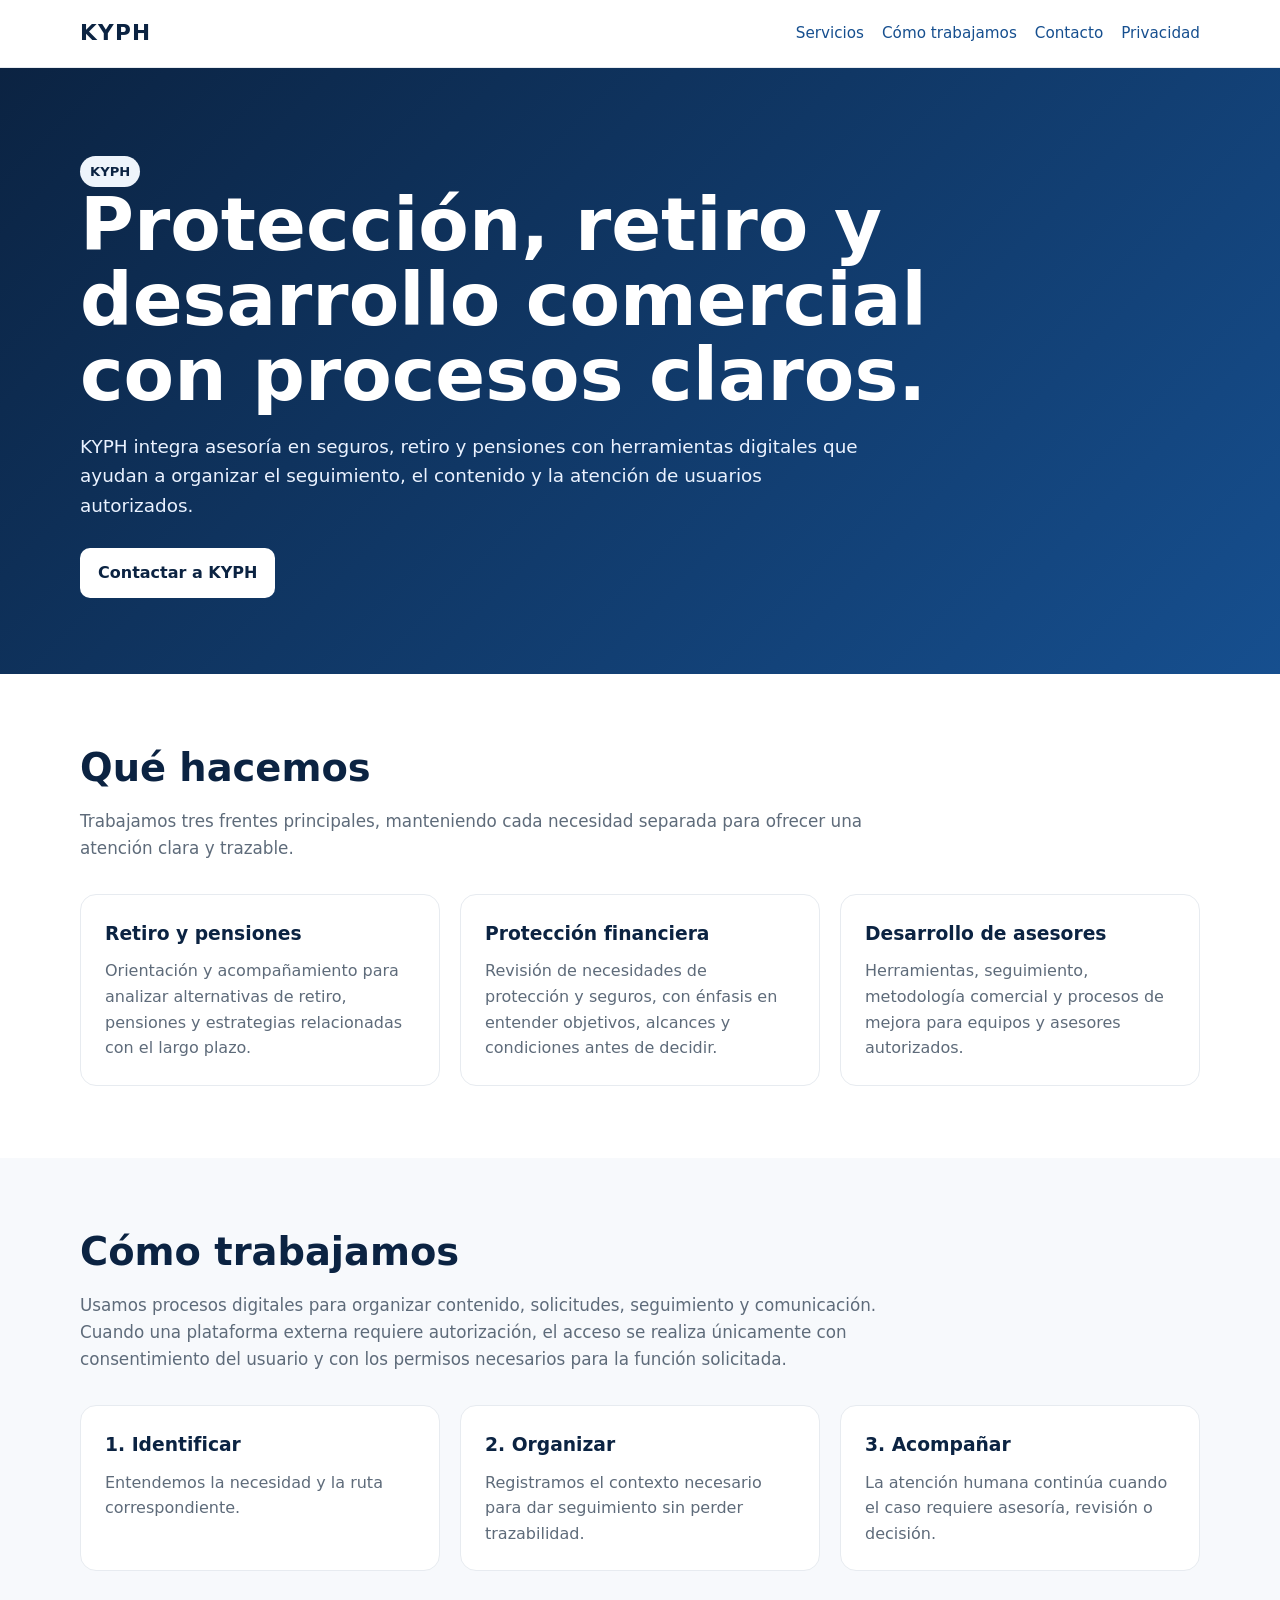
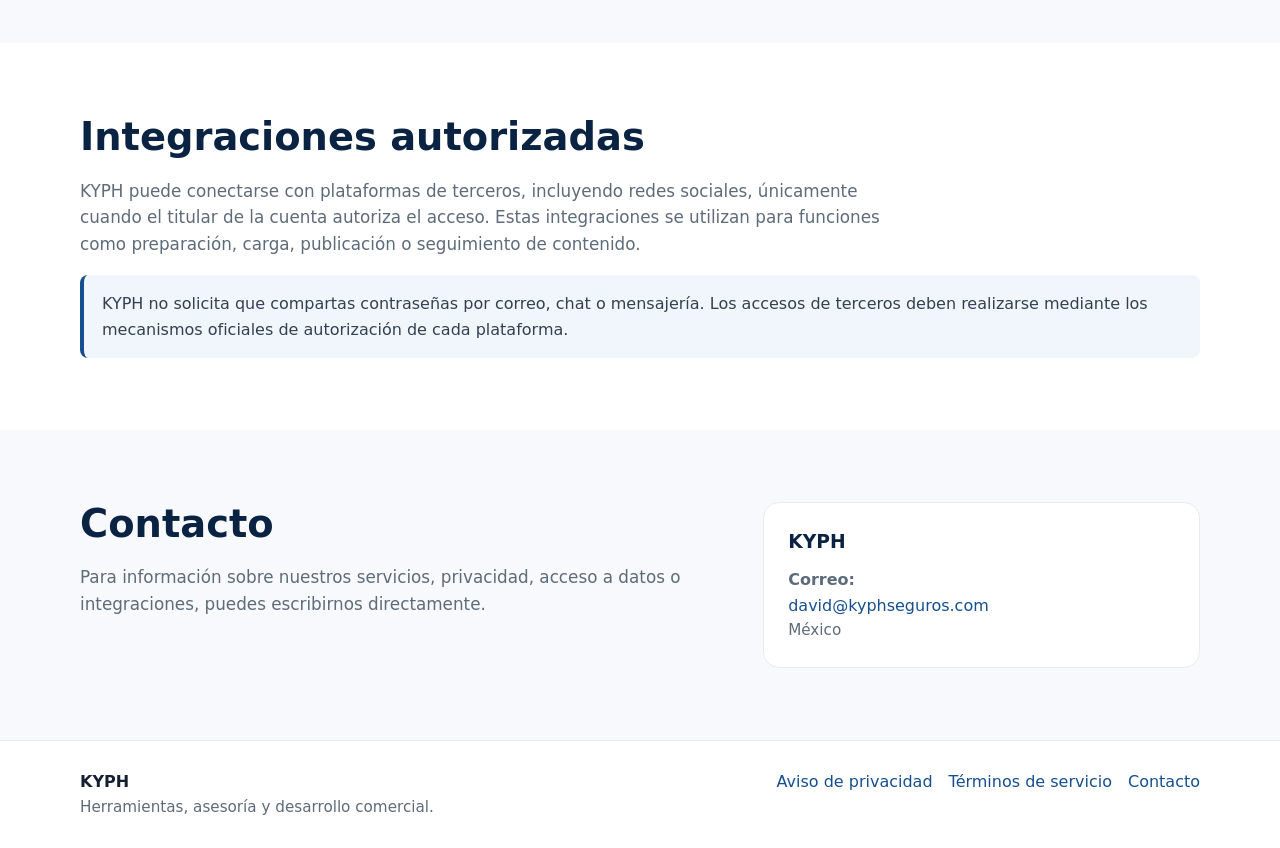
<file: index.html>
<!doctype html>
<html lang="es">
<head>
  <meta charset="utf-8">
  <meta name="viewport" content="width=device-width,initial-scale=1">
  <title>KYPH | Seguros, retiro y desarrollo comercial</title>
  <meta name="description" content="KYPH integra asesoría en protección, retiro y pensiones con herramientas digitales y desarrollo de asesores.">
  <link rel="stylesheet" href="/assets/styles.css">
</head>
<body>
<header>
  <div class="container nav">
    <a class="brand" href="/">KYPH</a>
    <nav class="navlinks" aria-label="Navegación principal">
      <a href="/#servicios">Servicios</a>
      <a href="/#como-funciona">Cómo trabajamos</a>
      <a href="/#contacto">Contacto</a>
      <a href="/aviso-de-privacidad.html">Privacidad</a>
    </nav>
  </div>
</header>
<main>
  <section class="hero">
    <div class="container">
      <span class="badge">KYPH</span>
      <h1>Protección, retiro y desarrollo comercial con procesos claros.</h1>
      <p>KYPH integra asesoría en seguros, retiro y pensiones con herramientas digitales que ayudan a organizar el seguimiento, el contenido y la atención de usuarios autorizados.</p>
      <a class="cta" href="#contacto">Contactar a KYPH</a>
    </div>
  </section>

  <section id="servicios">
    <div class="container">
      <h2>Qué hacemos</h2>
      <p class="lead">Trabajamos tres frentes principales, manteniendo cada necesidad separada para ofrecer una atención clara y trazable.</p>
      <div class="grid">
        <article class="card">
          <h3>Retiro y pensiones</h3>
          <p>Orientación y acompañamiento para analizar alternativas de retiro, pensiones y estrategias relacionadas con el largo plazo.</p>
        </article>
        <article class="card">
          <h3>Protección financiera</h3>
          <p>Revisión de necesidades de protección y seguros, con énfasis en entender objetivos, alcances y condiciones antes de decidir.</p>
        </article>
        <article class="card">
          <h3>Desarrollo de asesores</h3>
          <p>Herramientas, seguimiento, metodología comercial y procesos de mejora para equipos y asesores autorizados.</p>
        </article>
      </div>
    </div>
  </section>

  <section id="como-funciona" class="alt">
    <div class="container">
      <h2>Cómo trabajamos</h2>
      <p class="lead">Usamos procesos digitales para organizar contenido, solicitudes, seguimiento y comunicación. Cuando una plataforma externa requiere autorización, el acceso se realiza únicamente con consentimiento del usuario y con los permisos necesarios para la función solicitada.</p>
      <div class="grid">
        <div class="card"><h3>1. Identificar</h3><p>Entendemos la necesidad y la ruta correspondiente.</p></div>
        <div class="card"><h3>2. Organizar</h3><p>Registramos el contexto necesario para dar seguimiento sin perder trazabilidad.</p></div>
        <div class="card"><h3>3. Acompañar</h3><p>La atención humana continúa cuando el caso requiere asesoría, revisión o decisión.</p></div>
      </div>
    </div>
  </section>

  <section id="integraciones">
    <div class="container">
      <h2>Integraciones autorizadas</h2>
      <p class="lead">KYPH puede conectarse con plataformas de terceros, incluyendo redes sociales, únicamente cuando el titular de la cuenta autoriza el acceso. Estas integraciones se utilizan para funciones como preparación, carga, publicación o seguimiento de contenido.</p>
      <div class="notice">
        KYPH no solicita que compartas contraseñas por correo, chat o mensajería. Los accesos de terceros deben realizarse mediante los mecanismos oficiales de autorización de cada plataforma.
      </div>
    </div>
  </section>

  <section id="contacto" class="alt">
    <div class="container contact">
      <div>
        <h2>Contacto</h2>
        <p class="lead">Para información sobre nuestros servicios, privacidad, acceso a datos o integraciones, puedes escribirnos directamente.</p>
      </div>
      <div class="card">
        <h3>KYPH</h3>
        <p><strong>Correo:</strong><br><a href="mailto:david@kyphseguros.com">david@kyphseguros.com</a></p>
        <p class="meta">México</p>
      </div>
    </div>
  </section>
</main>
<footer>
  <div class="container footer">
    <div>
      <strong>KYPH</strong><br>
      <span class="meta">Herramientas, asesoría y desarrollo comercial.</span>
    </div>
    <div class="footer-links">
      <a href="/aviso-de-privacidad.html">Aviso de privacidad</a>
      <a href="/terminos-de-servicio.html">Términos de servicio</a>
      <a href="mailto:david@kyphseguros.com">Contacto</a>
    </div>
  </div>
</footer>
</body>
</html>
</file>
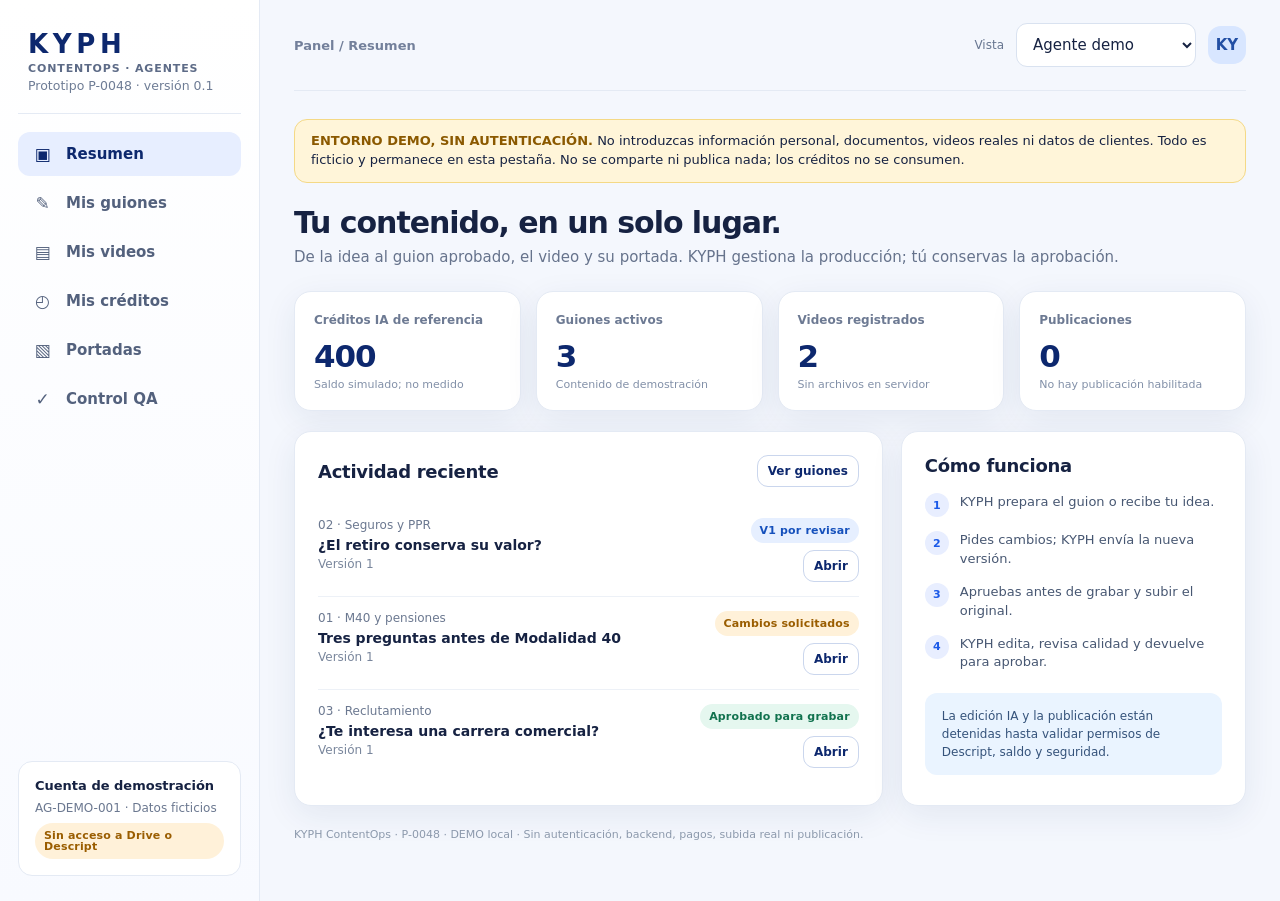
<file: contentops-demo/index.html>
<!doctype html>
<html lang="es">
<head>
<meta charset="utf-8">
<meta name="viewport" content="width=device-width,initial-scale=1">
<meta name="theme-color" content="#0c2768">
<title>KYPH ContentOps — Prototipo privado</title>
<style>
:root{--navy:#0d286e;--blue:#1c5ae8;--mint:#dafe63;--ink:#162242;--muted:#6b7890;--line:#e4eaf4;--surface:#fff;--bg:#f4f7fd;--amber:#fff3d2;--success:#157558;--radius:17px;--shadow:0 9px 33px rgba(25,52,103,.08)}
*{box-sizing:border-box}html{font-family:Inter,ui-sans-serif,system-ui,-apple-system,BlinkMacSystemFont,'Segoe UI',sans-serif;font-size:15px;color:var(--ink)}body{margin:0;background:var(--bg)}button,input,textarea,select{font:inherit}button{cursor:pointer}button:focus-visible,input:focus-visible,textarea:focus-visible,select:focus-visible{outline:3px solid #f0b629;outline-offset:2px}a{color:var(--blue)}.layout{display:grid;grid-template-columns:260px minmax(0,1fr);min-height:100vh}.sidebar{background:linear-gradient(180deg,#fff 0%,#f8faff 100%);border-right:1px solid var(--line);padding:25px 18px;display:flex;flex-direction:column;gap:18px}.brand{display:flex;flex-direction:column;gap:3px;padding:4px 10px 20px;border-bottom:1px solid var(--line)}.brand .word{font-weight:900;letter-spacing:.18em;font-size:26px;color:var(--navy)}.brand .sub{letter-spacing:.08em;font-weight:750;font-size:11px;color:#5d6b87}.brand small{color:#6e7c95}.nav{display:flex;flex-direction:column;gap:5px}.nav button{padding:12px 13px;border:0;background:transparent;border-radius:12px;color:#53617d;text-align:left;display:flex;align-items:center;gap:12px;font-weight:670}.nav button.active{background:#e7eeff;color:var(--navy)}.nav button:hover:not(.active){background:#f1f4fb}.nav .ico{width:23px;text-align:center;font-size:17px}.sidebar-foot{margin-top:auto;display:flex;flex-direction:column;gap:8px;padding:16px;border:1px solid var(--line);border-radius:14px;background:white}.sidebar-foot strong{font-size:13px}.muted{color:var(--muted)}.small{font-size:12px}.main{min-width:0;padding:0 34px 38px}.topbar{padding:23px 0;display:flex;justify-content:space-between;align-items:center;gap:16px;border-bottom:1px solid var(--line)}.heading{font-size:13px;color:#73809b;font-weight:600}.top-controls{display:flex;gap:12px;align-items:center}.role-label{font-size:12px;color:#677691}.select,select,input[type=text],textarea{border:1px solid #d9e2f0;background:#fff;border-radius:11px;padding:11px 12px;color:var(--ink);width:100%}.top-controls select{width:180px}.avatar{width:38px;height:38px;border-radius:13px;display:grid;place-items:center;font-weight:800;background:#d8e6ff;color:#224fa4}.body{max-width:1320px;margin:0 auto;padding-top:28px}.title{font-size:30px;font-weight:820;letter-spacing:-.035em;margin:0 0 6px}.subtitle{color:#66738c;line-height:1.5;margin:0 0 23px}.alert{padding:12px 16px;background:#fff5d9;border:1px solid #f4d986;border-radius:13px;margin-bottom:22px;font-size:13px;line-height:1.45}.alert b{color:#8b5900}.stats{display:grid;grid-template-columns:repeat(4,minmax(0,1fr));gap:15px;margin-bottom:20px}.stat,.card{background:white;border:1px solid var(--line);border-radius:var(--radius);box-shadow:var(--shadow)}.stat{padding:18px 19px}.stat strong{font-size:31px;letter-spacing:-.035em;display:block;margin-top:10px;color:var(--navy)}.stat span{font-size:12px;color:#6d7a93;font-weight:650}.stat small{font-size:11px;color:#8290a8}.grid2{display:grid;grid-template-columns:minmax(0,1.45fr) minmax(290px,.85fr);gap:18px}.card{padding:23px}.section-row{display:flex;align-items:center;justify-content:space-between;gap:12px;margin-bottom:17px}.section-row h2{margin:0;font-size:18px;letter-spacing:-.015em}.button{background:var(--navy);color:#fff;border:1px solid var(--navy);padding:10px 15px;border-radius:11px;font-weight:720;white-space:nowrap}.button:hover{background:#1b4dc8}.button.alt{background:white;color:var(--navy);border-color:#cad6ed}.button.alt:hover{background:#f2f6fd}.button.light{background:var(--mint);border-color:var(--mint);color:#152b63}.button.ghost{background:transparent;border-color:transparent;color:var(--blue)}.button:disabled{cursor:not-allowed;opacity:.52}.button.small{font-size:12px;padding:8px 10px}.pills{display:flex;gap:7px;flex-wrap:wrap;align-items:center}.pill{font-size:11px;line-height:1;padding:7px 9px;border-radius:30px;background:#edf1f9;color:#687899;font-weight:780;letter-spacing:.015em}.pill.blue{background:#e6efff;color:#1550bc}.pill.amber{background:#fff1d9;color:#9a5d00}.pill.green{background:#e5f7ef;color:#11724e}.pill.pink{background:#fceaf4;color:#a63679}.item{padding:14px 0;border-bottom:1px solid #edf1f7;display:flex;justify-content:space-between;gap:15px;align-items:flex-start}.item:last-child{border-bottom:0}.item h3{font-size:14px;margin:5px 0 4px}.item p{font-size:12px;color:#79869c;margin:3px 0}.item .actions{display:flex;flex-direction:column;gap:7px;align-items:end;min-width:130px}.row{display:flex;gap:10px;align-items:center;flex-wrap:wrap}.progress{height:11px;border-radius:15px;background:#e9eef7;overflow:hidden}.progress>div{height:100%;background:linear-gradient(90deg,#2157f5,#21b8c2);border-radius:15px}.balance{font-size:34px;font-weight:850;color:var(--navy);margin:2px 0}.steps{display:grid;gap:14px;counter-reset:s}.step{display:flex;gap:11px;align-items:flex-start}.step b{display:grid;place-items:center;min-width:24px;width:24px;height:24px;border-radius:50%;background:#e8eeff;color:var(--blue);font-size:11px}.step span{font-size:13px;color:#475772;line-height:1.45}.segmented{display:flex;gap:8px;flex-wrap:wrap;margin:0 0 17px}.segmented button{border:1px solid #dfe6f2;background:#fff;padding:8px 14px;border-radius:9px;color:#5f7091;font-size:12px;font-weight:700}.segmented button.active{border-color:var(--blue);color:var(--blue);background:#eaf1ff}.panel{display:none}.panel.active{display:block}.form-grid{display:grid;grid-template-columns:repeat(2,minmax(0,1fr));gap:13px}.field{display:flex;flex-direction:column;gap:6px;margin-bottom:13px}.field label{font-size:12px;font-weight:750;color:#475773}.field textarea{min-height:88px;resize:vertical}.editor{background:#f8faff;border-radius:13px;border:1px solid #e2e9f5;padding:17px;line-height:1.6;white-space:pre-line;font-size:14px;margin-top:12px}.columns{display:grid;grid-template-columns:minmax(0,1.45fr) minmax(290px,1fr);gap:18px}.empty{color:#8490a5;padding:25px;text-align:center;font-size:13px}.flow{display:flex;gap:5px;flex-wrap:wrap;align-items:center;font-size:12px}.flow .dot{padding:7px 9px;border-radius:9px;background:#edf3fc;color:#537094;font-weight:740}.flow .dot.done{background:#e3f6ef;color:#18805b}.flow .arrow{color:#91a0bd}.guide{line-height:1.65;color:#52617b;font-size:14px}.cover-gallery{display:grid;grid-template-columns:repeat(3,minmax(0,1fr));gap:15px}.cover{aspect-ratio:9/16;border-radius:17px;padding:14% 8% 11%;color:#fff;display:flex;flex-direction:column;gap:13px;justify-content:center;position:relative;overflow:hidden;text-align:left;min-height:220px}.cover::before{content:'';position:absolute;border-radius:80px;background:rgba(255,255,255,.14);width:60%;height:12%;transform:rotate(-23deg);top:17%;right:-10%}.cover b{font-size:clamp(17px,2.4vw,32px);line-height:1.03;letter-spacing:-.025em;position:relative}.cover .strip{padding:7px 10px;border-radius:7px;display:inline-block;width:fit-content;color:#10246a;font-size:11px;font-weight:800;position:relative}.cover small{font-weight:800;letter-spacing:.09em;font-size:10px;position:relative}.cover p{line-height:1.5;font-size:11px;position:relative}.cover-one{background:#1559e8}.cover-one .strip{background:#e3ff62}.cover-two{background:#d92a65}.cover-two .strip{background:#fff06a}.cover-three{background:#622adc}.cover-three .strip{background:#c9ff42}.table{width:100%;border-collapse:collapse}.table th{text-align:left;font-size:12px;color:#7b8ba1;padding:13px;border-bottom:1px solid #e4ebf5}.table td{font-size:13px;padding:14px 13px;border-bottom:1px solid #edf1f6}.table tr:last-child td{border:0}.notice{background:#eaf4ff;border-radius:12px;padding:14px 17px;color:#35537b;font-size:12px;line-height:1.5}.hidden{display:none!important}.toolbar{display:flex;align-items:center;justify-content:space-between;gap:12px;flex-wrap:wrap}.footer-note{padding:22px 0;color:#8c99ac;font-size:11px}.mobile-title{display:none}.toast{position:fixed;bottom:23px;right:23px;max-width:420px;background:var(--ink);border-radius:13px;color:#fff;padding:14px 17px;box-shadow:0 8px 28px #27345240;font-size:13px;z-index:5;display:none}.toast.show{display:block}
@media(max-width:980px){.layout{grid-template-columns:200px minmax(0,1fr)}.main{padding:0 18px 20px}.stats{grid-template-columns:repeat(2,minmax(0,1fr))}.grid2,.columns{grid-template-columns:1fr}.cover-gallery{max-width:680px}}
@media(max-width:680px){.layout{display:block}.sidebar{padding:8px 12px;display:block;border-right:0;border-bottom:1px solid var(--line)}.brand{border:0;padding:9px 6px 5px}.brand .word{font-size:22px}.brand .sub,.brand small,.sidebar-foot{display:none}.nav{flex-direction:row;overflow:auto;margin:7px 0;gap:3px}.nav button{font-size:0;padding:9px 12px;flex:0 0 auto}.nav button .ico{font-size:18px}.nav button.active{border-radius:10px}.topbar{padding:13px 0}.top-controls{gap:7px}.top-controls select{width:137px;font-size:12px}.main{padding:0 13px 20px}.title{font-size:25px}.card{padding:16px}.stats{gap:9px}.stat{padding:14px}.stat strong{font-size:26px}.stat span{font-size:11px}.cover-gallery{gap:7px}.cover{min-height:150px;padding:18px 7px}.cover b{font-size:14px}.cover small{font-size:8px}.cover p{display:none}.cover .strip{font-size:8px}.form-grid{grid-template-columns:1fr}.table th,.table td{padding:9px 5px;font-size:11px}}
</style>
</head>
<body>
<div class="layout">
<aside class="sidebar">
<div class="brand"><span class="word">KYPH</span><span class="sub">CONTENTOPS · AGENTES</span><small>Prototipo P-0048 · versión 0.1</small></div>
<nav class="nav" aria-label="Secciones">
<button type="button" class="active" data-nav="home"><span class="ico">▣</span>Resumen</button>
<button type="button" data-nav="scripts"><span class="ico">✎</span>Mis guiones</button>
<button type="button" data-nav="videos"><span class="ico">▤</span>Mis videos</button>
<button type="button" data-nav="credits"><span class="ico">◴</span>Mis créditos</button>
<button type="button" data-nav="covers"><span class="ico">▧</span>Portadas</button>
<button type="button" data-nav="qa"><span class="ico">✓</span>Control QA</button>
</nav>
<div class="sidebar-foot"><strong>Cuenta de demostración</strong><span class="small muted">AG-DEMO-001 · Datos ficticios</span><span class="pill amber">Sin acceso a Drive o Descript</span></div>
</aside>
<main class="main">
<header class="topbar"><span class="heading" id="breadcrumb">Panel / Resumen</span><div class="top-controls"><span class="role-label">Vista</span><select id="role" aria-label="Rol de demostración"><option value="agent">Agente demo</option><option value="admin">KYPH administrador</option></select><div class="avatar" aria-hidden="true">KY</div></div></header>
<div class="body">
<div class="alert"><b>ENTORNO DEMO, SIN AUTENTICACIÓN.</b> No introduzcas información personal, documentos, videos reales ni datos de clientes. Todo es ficticio y permanece en esta pestaña. No se comparte ni publica nada; los créditos no se consumen.</div>
<section class="panel active" id="panel-home">
<h1 class="title">Tu contenido, en un solo lugar.</h1><p class="subtitle">De la idea al guion aprobado, el video y su portada. KYPH gestiona la producción; tú conservas la aprobación.</p>
<div class="stats"><div class="stat"><span>Créditos IA de referencia</span><strong>400</strong><small>Saldo simulado; no medido</small></div><div class="stat"><span>Guiones activos</span><strong id="home-script-count">3</strong><small>Contenido de demostración</small></div><div class="stat"><span>Videos registrados</span><strong id="home-video-count">2</strong><small>Sin archivos en servidor</small></div><div class="stat"><span>Publicaciones</span><strong>0</strong><small>No hay publicación habilitada</small></div></div>
<div class="grid2"><div class="card"><div class="section-row"><h2>Actividad reciente</h2><button class="button alt small" data-open="scripts">Ver guiones</button></div><div id="home-items"></div></div><div class="card"><div class="section-row"><h2>Cómo funciona</h2></div><div class="steps"><div class="step"><b>1</b><span>KYPH prepara el guion o recibe tu idea.</span></div><div class="step"><b>2</b><span>Pides cambios; KYPH envía la nueva versión.</span></div><div class="step"><b>3</b><span>Apruebas antes de grabar y subir el original.</span></div><div class="step"><b>4</b><span>KYPH edita, revisa calidad y devuelve para aprobar.</span></div></div><div class="notice" style="margin-top:21px">La edición IA y la publicación están detenidas hasta validar permisos de Descript, saldo y seguridad.</div></div></div>
</section>
<section class="panel" id="panel-scripts"><h1 class="title">Mis guiones</h1><p class="subtitle">Pide ajustes en una sola conversación y aprueba la versión definitiva antes de grabar.</p>
<div class="columns"><div class="card"><div class="section-row"><h2>Guiones de prueba</h2><button class="button small" id="new-script">+ Nuevo brief</button></div><div id="script-list"></div></div><div class="card" id="script-detail"><div class="empty">Selecciona un guion para ver su versión y modificaciones.</div></div></div></section>
<section class="panel" id="panel-videos"><h1 class="title">Mis videos</h1><p class="subtitle">Recibe material, solicita correcciones y verifica su calidad. La carga real no está activada.</p>
<div class="grid2"><div class="card"><div class="section-row"><h2>Solicitudes de edición</h2><button class="button alt small" id="new-video">+ Solicitar edición</button></div><div id="video-list"></div></div><div class="card"><div class="section-row"><h2>Ruta de producción</h2></div><div class="flow"><span class="dot done">Original</span><span class="arrow">→</span><span class="dot">Edición</span><span class="arrow">→</span><span class="dot">QA</span><span class="arrow">→</span><span class="dot">Aprobación</span></div><div class="notice" style="margin-top:25px">Un archivo elegido en este prototipo no se envía a Drive ni se almacena en un servidor. No hay conexión con Descript.</div></div></div></section>
<section class="panel" id="panel-credits"><h1 class="title">Mis créditos</h1><p class="subtitle">Referencia interna de 400 créditos por agente. El saldo real solo se conectará cuando exista medición de Descript.</p>
<div class="grid2"><div class="card"><div class="section-row"><h2>Bolsa de demostración</h2><span class="pill amber">SIN CONEXIÓN</span></div><div class="balance">400 <span style="font-size:13px;color:#6d7a93;font-weight:600">/ 400 créditos</span></div><div class="progress"><div style="width:100%"></div></div><p class="small muted">Sin cargos reales ni descuentos ficticios de edición.</p><div class="notice">Cuando el motor esté conectado, cada operación tendrá folio, agente, pieza, créditos y evidencia del proveedor. No se descontará por estimación.</div></div><div class="card"><div class="section-row"><h2>Historial de consumo</h2></div><div class="empty">No existen operaciones IA atribuibles a esta cuenta demo.</div><p class="small muted">Las pruebas históricas de KYPH se auditan separadamente en P-0048, no son consumos de este agente ficticio.</p></div></div></section>
<section class="panel" id="panel-covers"><h1 class="title">Portadas</h1><p class="subtitle">Dirección de colores vivos. La marca KYPH conserva su logotipo y colores originales; estas maquetas no llevan un isotipo inventado.</p>
<div class="cover-gallery"><div class="cover cover-one"><small>01 · MODALIDAD 40</small><b>¿TE CONVIENE<br>MODALIDAD 40?</b><span class="strip">PENSIONES IMSS</span><p>Revisa antes de decidir.</p></div><div class="cover cover-two"><small>02 · SEGUROS Y PPR</small><b>¿TU AHORRO<br>TIENE FUTURO?</b><span class="strip">RETIRO Y PROTECCIÓN</span><p>Prepara el retiro con información.</p></div><div class="cover cover-three"><small>03 · RECLUTAMIENTO</small><b>¿TE GUSTA<br>VENDER?</b><span class="strip">KYPH ASESORES</span><p>Conoce el trabajo de un agente.</p></div></div>
<div class="notice" style="margin-top:16px">Maquetas editables en el diseño, sin imágenes privadas. Debe insertarse el PNG oficial confirmado y verificarse el recorte de Instagram antes de usarlas.</div></section>
<section class="panel" id="panel-qa"><h1 class="title">Control de calidad</h1><p class="subtitle">Primero resolvemos los defectos de los videos existentes; después se escala la producción.</p>
<div class="card"><div class="section-row"><h2>Lista técnica de revisión</h2><span class="pill amber">SIN CERTIFICAR</span></div><table class="table"><thead><tr><th>Frente</th><th>Prioridad</th><th>Qué revisar</th><th>Estado</th></tr></thead><tbody><tr><td>02 · Seguros/PPR</td><td>Alta</td><td>Rostros y encuadre en videos 4–6</td><td><span class="pill amber">Pendiente</span></td></tr><tr><td>03 · Reclutamiento</td><td>Alta</td><td>Sincronía, audio y licencia musical</td><td><span class="pill amber">Pendiente</span></td></tr><tr><td>01 · M40</td><td>Media</td><td>Portadas 8–10 y QA de DOF/5–7</td><td><span class="pill blue">Parcial</span></td></tr><tr><td>Todo ContentOps</td><td>Alta</td><td>Voz, subtítulos, CTA, permisos, portada</td><td><span class="pill amber">Sin prueba integral</span></td></tr></tbody></table><div class="notice" style="margin-top:20px">Estas filas reflejan hallazgos históricos documentados. No equivalen a una evaluación automática del video ni permiten publicar.</div></div></section>
<footer class="footer-note">KYPH ContentOps · P-0048 · DEMO local · Sin autenticación, backend, pagos, subida real ni publicación.</footer>
</div></main></div><div id="toast" class="toast" role="status" aria-live="polite"></div>
<script>
'use strict';
// Demostración local: nunca conectar este almacenamiento a datos personales reales.
const clone=x=>JSON.parse(JSON.stringify(x));
const seed={role:'agent',page:'home',selected:'s1',scripts:[
{id:'s1',brand:'02 · Seguros y PPR',title:'¿El retiro conserva su valor?',v:1,status:'draft',text:'Tu retiro no depende solamente de cuánto dinero ahorras. También importa el poder adquisitivo que tendrá ese dinero con el paso de los años. Antes de elegir una estrategia, revisa tus objetivos y las condiciones del producto.',comments:[],last:'Hoy'},
{id:'s2',brand:'01 · M40 y pensiones',title:'Tres preguntas antes de Modalidad 40',v:1,status:'needs_edits',text:'Antes de pensar en Modalidad 40, revisa tu régimen de pensión, tus semanas reconocidas y tu historial laboral. Los requisitos cambian según el caso y deben verificarse.',comments:['Quiero explicar mejor lo de las semanas cotizadas.'],last:'Hoy'},
{id:'s3',brand:'03 · Reclutamiento',title:'¿Te interesa una carrera comercial?',v:1,status:'approved',text:'Si disfrutas conocer personas y resolver problemas, una carrera como asesor de seguros puede interesarte. Requiere preparación, disciplina y compromiso con los clientes.',comments:[],last:'Hoy'}
],videos:[{id:'v1',title:'Reel PPR · video demostrativo',brand:'02 · Seguros y PPR',status:'qa',filename:'Sin archivo real'},{id:'v2',title:'Reel Modalidad 40 · ejemplo',brand:'01 · M40 y pensiones',status:'needs_capture',filename:'Sin archivo real'}]};
let state=clone(seed);let filePicked=null;
const $=sel=>document.querySelector(sel);const esc=s=>String(s??'').replace(/[&<>"']/g,c=>({'&':'&amp;','<':'&lt;','>':'&gt;','"':'&quot;',"'":'&#39;'}[c]));
const labels={draft:['V1 por revisar','blue'],needs_edits:['Cambios solicitados','amber'],review:['V2 por aprobar','blue'],approved:['Aprobado para grabar','green'],needs_capture:['Falta original','amber'],editing:['En edición','blue'],qa:['En QA','amber'],delivered:['Esperando aprobación','blue'],video_approved:['Video aprobado','green']};
const pill=s=>{const [l,c]=labels[s]||[s,''];return `<span class="pill ${c}">${esc(l)}</span>`};
const toast=msg=>{const x=$('#toast');x.textContent=msg;x.classList.add('show');window.clearTimeout(toast.timer);toast.timer=window.setTimeout(()=>x.classList.remove('show'),3200)};
const role=()=>state.role;
function go(page){state.page=page;document.querySelectorAll('.panel').forEach(x=>x.classList.toggle('active',x.id==='panel-'+page));document.querySelectorAll('[data-nav]').forEach(x=>x.classList.toggle('active',x.dataset.nav===page));$('#breadcrumb').textContent='Panel / '+({'home':'Resumen','scripts':'Mis guiones','videos':'Mis videos','credits':'Mis créditos','covers':'Portadas','qa':'Control QA'}[page]);render();}
function render(){document.querySelector('#home-script-count').textContent=state.scripts.length;$('#home-video-count').textContent=state.videos.length;$('#home-items').innerHTML=state.scripts.slice(0,4).map(s=>`<div class="item"><div><div class="small muted">${esc(s.brand)}</div><h3>${esc(s.title)}</h3><p>Versión ${s.v}</p></div><div class="actions">${pill(s.status)}<button class="button alt small" data-open-script="${esc(s.id)}">Abrir</button></div></div>`).join('');renderScripts();renderVideos()}
function renderScripts(){const dst=$('#script-list');dst.innerHTML=state.scripts.map(s=>`<div class="item"><div><div class="small muted">${esc(s.brand)}</div><h3>${esc(s.title)}</h3><p>Versión V${s.v} · ID ${esc(s.id)}</p></div><div class="actions">${pill(s.status)}<button class="button alt small" data-open-script="${esc(s.id)}">Revisar</button></div></div>`).join('');const s=state.scripts.find(x=>x.id===state.selected)||state.scripts[0];if(!s){$('#script-detail').innerHTML='<p class="empty">Sin guiones</p>';return;}const admin=role()==='admin';let actions='';if(admin&&(s.status==='needs_edits'||s.status==='draft')){actions=`<div class="field"><label for="update-text">Editar y preparar nueva versión (KYPH)</label><textarea rows="6" id="update-text">${esc(s.text)}</textarea></div><button class="button" data-action="revise">Guardar ${s.status==='needs_edits'?'V'+(s.v+1):'borrador actualizado'}</button>`;}else if(!admin&&(s.status==='draft'||s.status==='review')){actions=`<div class="field"><label for="comment">Solicitar cambios</label><textarea id="comment" placeholder="Ej.: Hazlo más breve, incluye una pregunta inicial y conserva un tono conversacional"></textarea></div><div class="row"><button class="button alt" data-action="comment">Pedir cambios</button><button class="button light" data-action="approve">Aprobar guion V${s.v}</button></div>`;}else if(s.status==='approved'){actions='<div class="notice">Guion aprobado. Próximo paso: grabar el video original y enviarlo para edición.</div><button class="button" data-open="videos" style="margin-top:12px">Ir a videos</button>';}else if(!admin){actions='<div class="notice">KYPH está preparando la nueva versión. En cuanto esté lista podrás revisarla y aprobarla.</div>';}else{actions='<div class="notice">La aprobación del agente permanece registrada. No cambiamos su contenido sin solicitar una nueva revisión.</div>';}
$('#script-detail').innerHTML=`<div class="section-row"><h2>${esc(s.title)}</h2>${pill(s.status)}</div><div class="small muted">${esc(s.brand)} · V${s.v} · Demo</div><div class="editor" id="preview-text">${esc(s.text)}</div>${s.comments.length?`<h3 class="small">Comentarios del agente</h3>${s.comments.map(c=>`<div class="notice" style="margin-top:8px">${esc(c)}</div>`).join('')}`:''}<div style="margin-top:18px">${actions}</div>`;
}
function renderVideos(){const admin=role()==='admin';$('#video-list').innerHTML=state.videos.map(v=>`<div class="item"><div><div class="small muted">${esc(v.brand)}</div><h3>${esc(v.title)}</h3><p>${esc(v.filename)}</p></div><div class="actions">${pill(v.status)}${v.status==='qa'&&admin?`<button class="button alt small" data-action="qa-finish" data-video-id="${esc(v.id)}">Enviar a revisión</button>`:''}${v.status==='delivered'&&!admin?`<button class="button light small" data-action="video-approve" data-video-id="${esc(v.id)}">Aprobar demo</button>`:''}</div></div>`).join('');}
function newScriptForm(){const b=prompt('Tema del guion de demostración (sin datos personales):');if(!b)return;const t=b.trim().slice(0,85);if(!t)return;const id='s'+(state.scripts.length+1);state.scripts.unshift({id,brand:'02 · Seguros y PPR',title:t,v:1,status:'draft',text:'Borrador pendiente de redacción y revisión de KYPH. No contiene afirmaciones técnicas aprobadas.',comments:[],last:'Hoy'});state.selected=id;render();toast('Brief creado en esta pestaña (solo demostración)')}
function newVideoForm(){const name=prompt('Título de la solicitud (sin nombres ni datos personales):');if(!name)return;const id='v'+(state.videos.length+1);state.videos.unshift({id,title:name.slice(0,90),brand:'02 · Seguros y PPR',status:'needs_capture',filename:'Sin archivo real'});renderVideos();toast('Solicitud creada localmente; sin subir archivos')}
document.addEventListener('click',e=>{const nav=e.target.closest('[data-nav]');if(nav){go(nav.dataset.nav);return;}const jump=e.target.closest('[data-open]');if(jump){go(jump.dataset.open);return;}const item=e.target.closest('[data-open-script]');if(item){state.selected=item.dataset.openScript;go('scripts');return;}const action=e.target.closest('[data-action]');if(!action)return;const script=state.scripts.find(x=>x.id===state.selected);if(action.dataset.action==='comment'&&script){const x=$('#comment');const val=x?.value.trim().slice(0,550);if(!val){toast('Escribe los cambios solicitados');return;}script.comments.push(val);script.status='needs_edits';render();toast('Solicitud registrada solo en esta demo');}
if(action.dataset.action==='revise'&&script&&role()==='admin'){const v=$('#update-text')?.value.trim().slice(0,1600);if(!v){toast('El guion no puede quedar vacío');return;}script.text=v;script.v+=1;script.status='review';render();toast('V'+script.v+' preparada, pendiente de aprobación');}
if(action.dataset.action==='approve'&&script&&role()==='agent'&&(script.status==='draft'||script.status==='review')){script.status='approved';render();toast('V'+script.v+' aprobada en demo; no se envió a terceros');}
const video=state.videos.find(x=>x.id===action.dataset.videoId);if(action.dataset.action==='qa-finish'&&video&&role()==='admin'){video.status='delivered';render();toast('QA demostrativa enviada, sin revisión real del archivo');}
if(action.dataset.action==='video-approve'&&video&&role()==='agent'){video.status='video_approved';render();toast('Aprobación demostrativa registrada');}
});
$('#role').addEventListener('change',e=>{state.role=e.target.value;render();toast('Modo '+(role()==='admin'?'administrador':'agente')+' — sin autenticación real')});$('#new-script').addEventListener('click',newScriptForm);$('#new-video').addEventListener('click',newVideoForm);go('home');
</script>
</body>
</html>
</file>
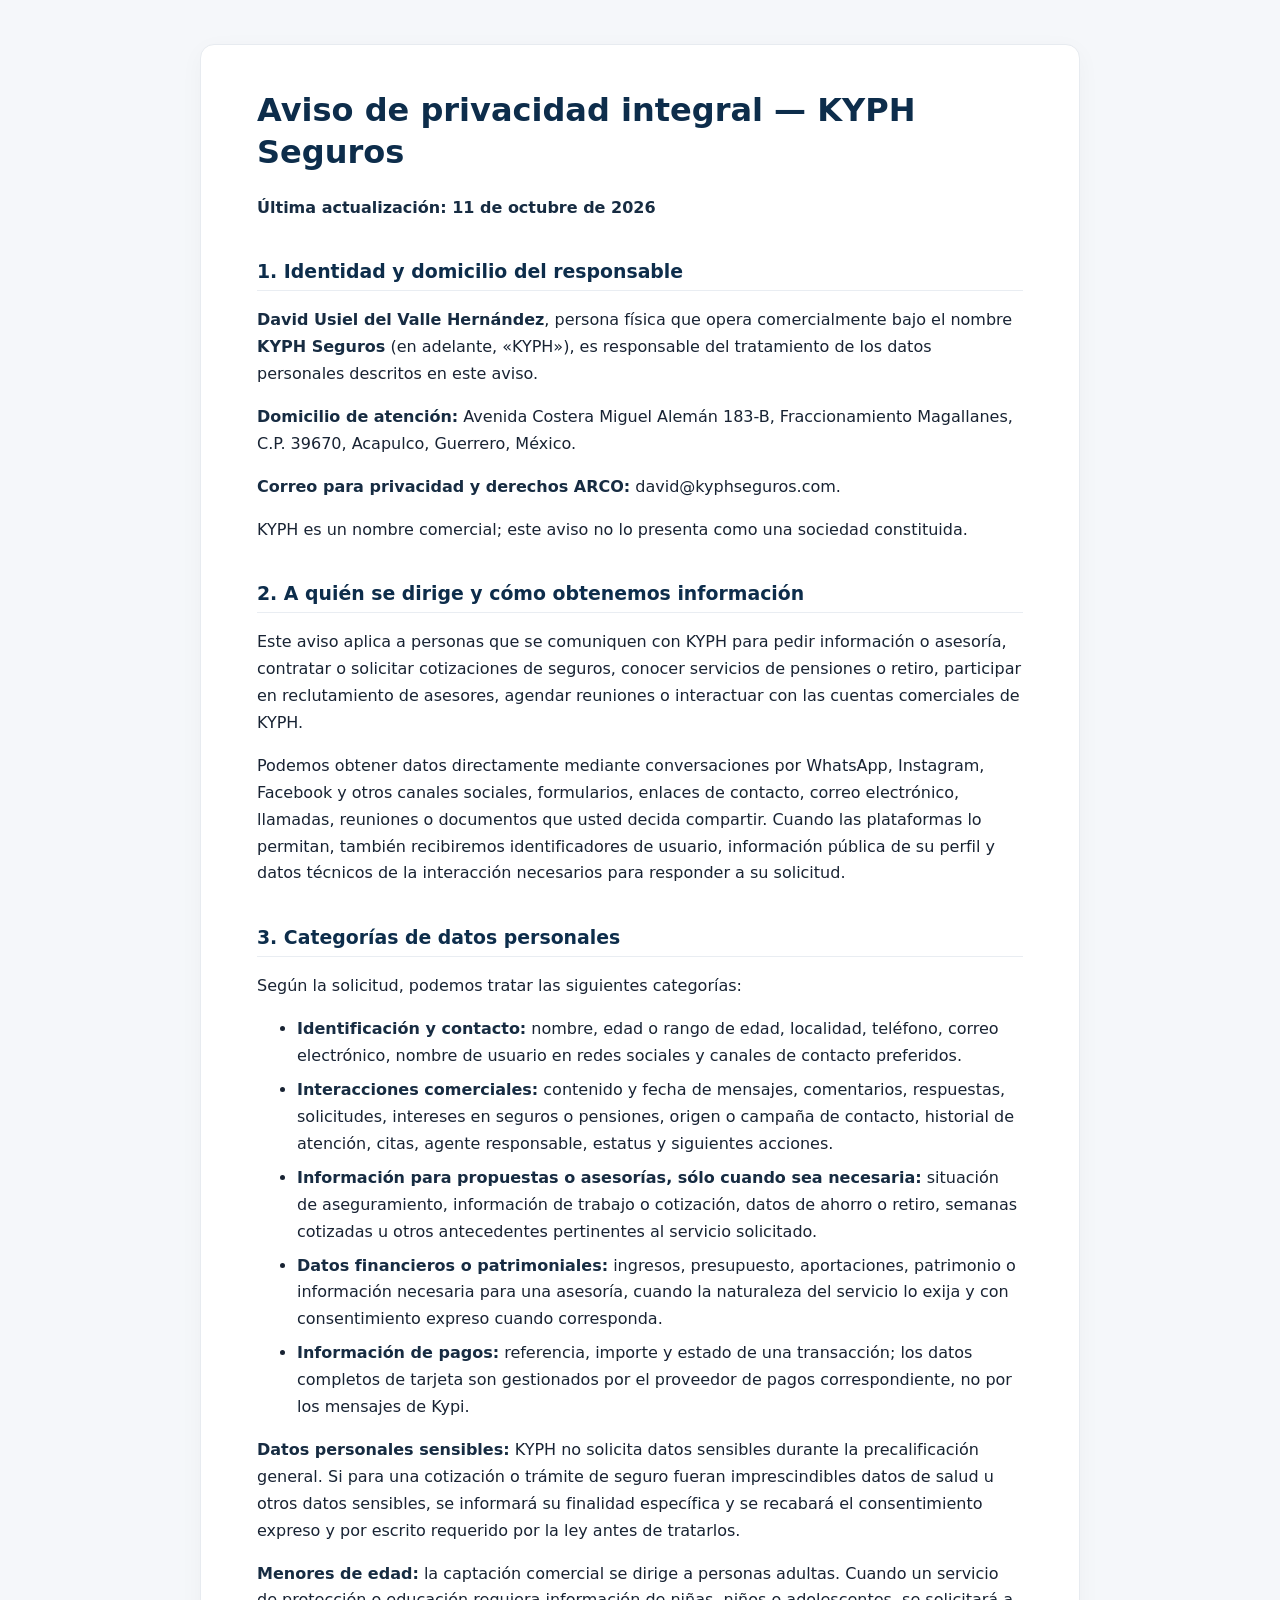
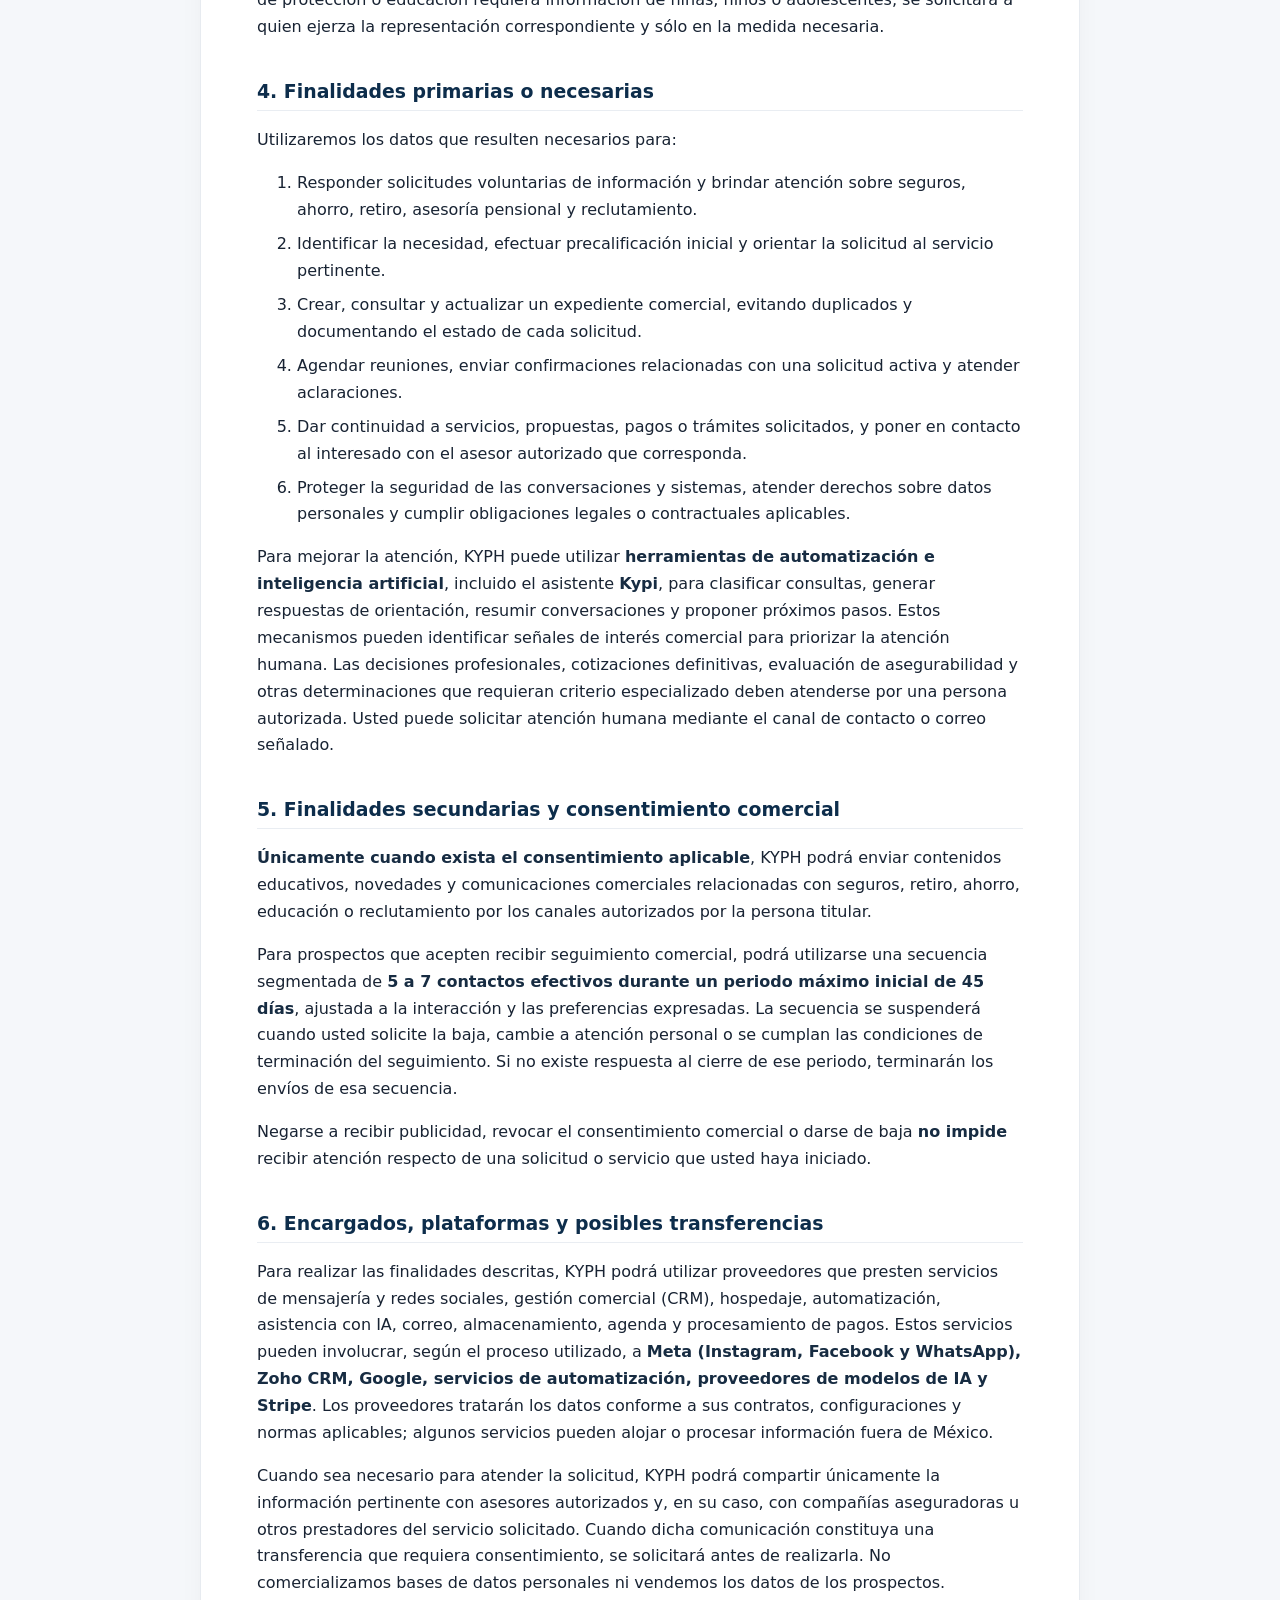
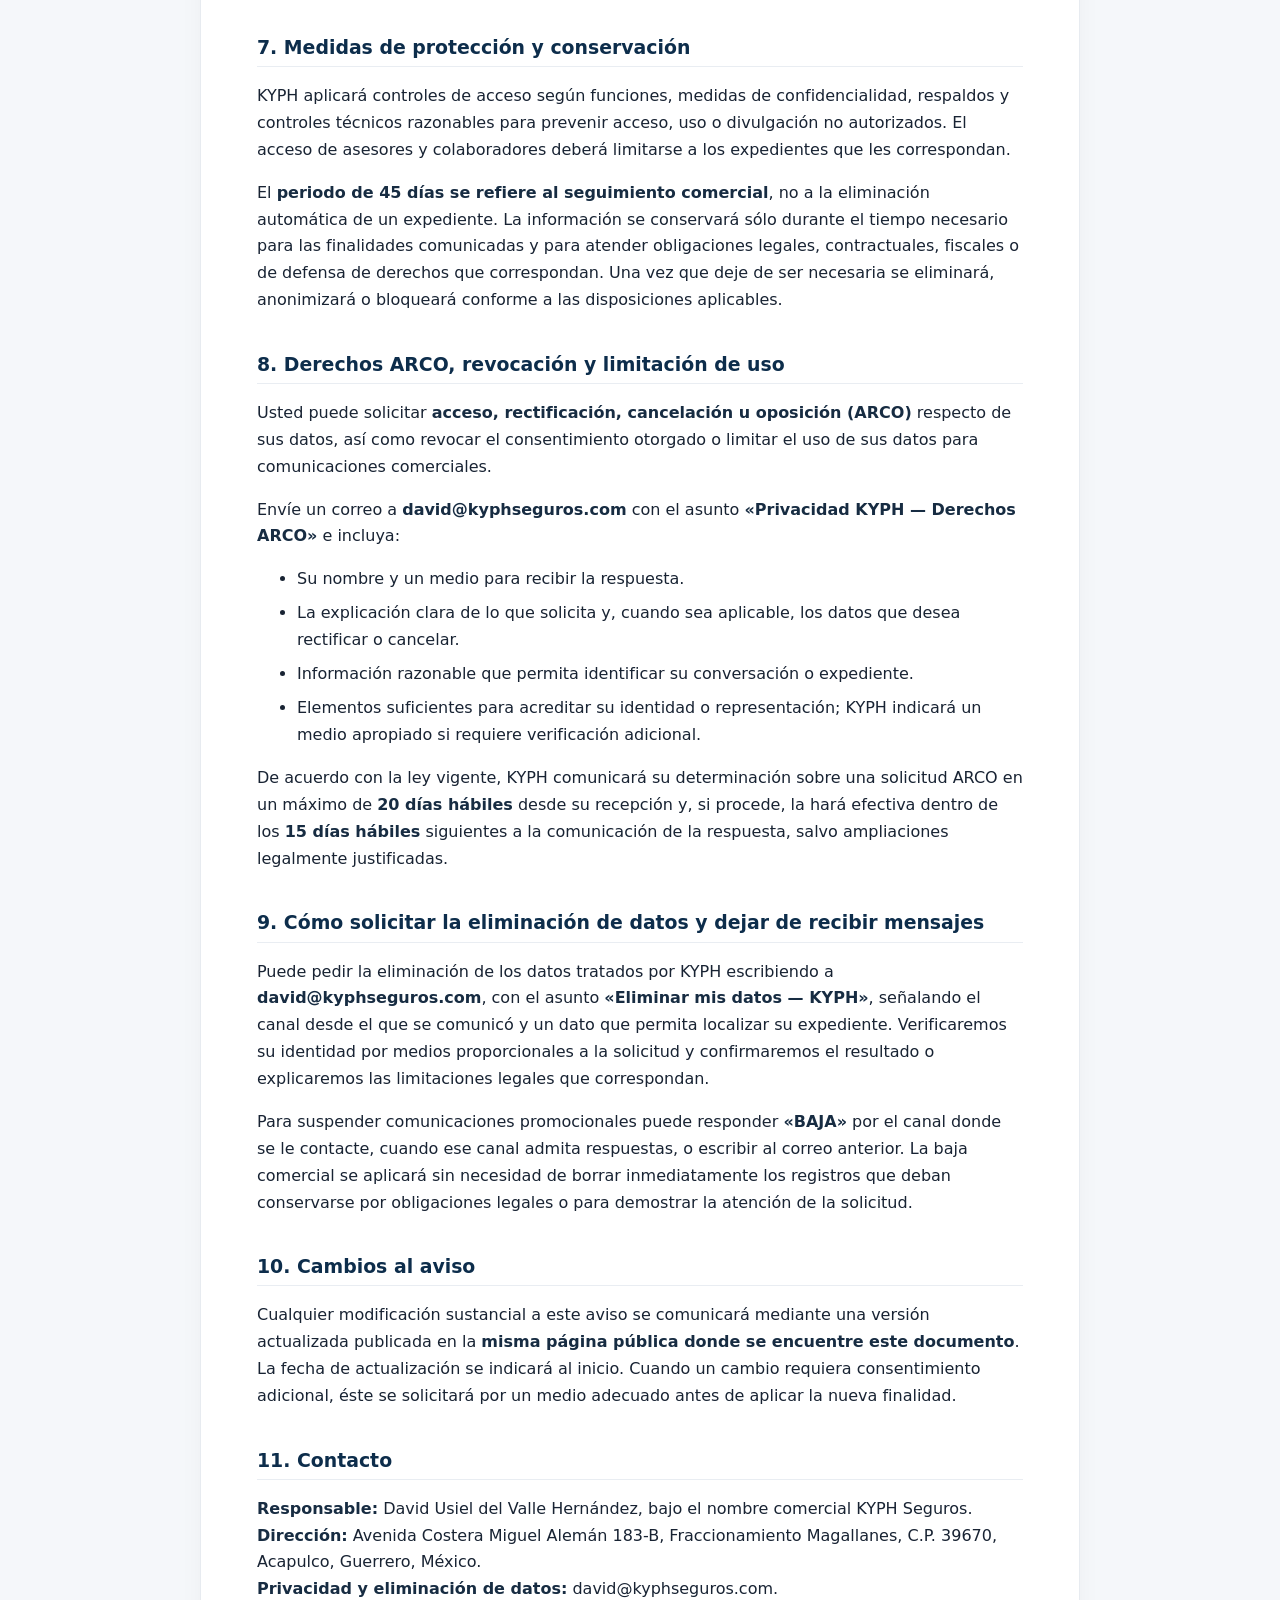
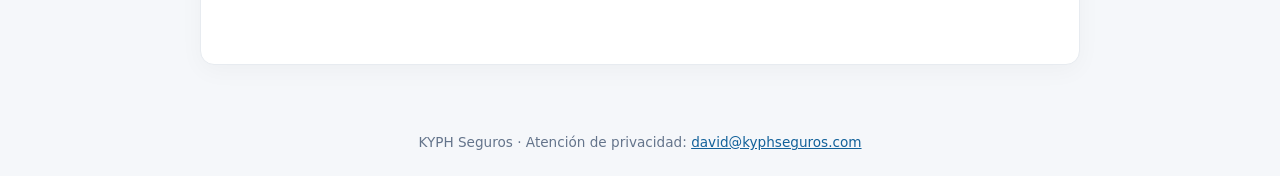
<file: aviso-de-privacidad.html>
<!DOCTYPE html>
<html lang="es-MX">
<head>
<meta charset="UTF-8">
<meta name="viewport" content="width=device-width, initial-scale=1">
<meta name="robots" content="index, follow">
<meta name="description" content="Aviso de privacidad de KYPH Seguros. Información sobre datos personales, uso de IA, derechos ARCO y eliminación de datos.">
<title>Aviso de privacidad | KYPH Seguros</title>
<style>
:root {color-scheme: light;}
* {box-sizing: border-box;}
body {background:#f5f7fa;color:#182333;font-family:system-ui,-apple-system,"Segoe UI",Arial,sans-serif;margin:0;line-height:1.68;}
main {max-width:880px;margin:44px auto;padding:45px 56px;background:#fff;border:1px solid #e7ebf0;border-radius:14px;box-shadow:0 6px 24px rgba(0,0,0,.035)}
h1,h2 {line-height:1.3;color:#0d2d4b;}
h1 {font-size:2rem;margin-top:0;}
h2 {font-size:1.18rem;margin-top:2em;padding-bottom:.35em;border-bottom:1px solid #e9edf2;}
a {color:#12619a;overflow-wrap:anywhere;}
li {margin:.45em 0;}
strong {color:#172c42;}
footer {padding:22px;text-align:center;font-size:.85rem;color:#64748b;}
@media (max-width:700px){main{margin:0;padding:26px 21px;border:0;border-radius:0;}h1{font-size:1.55rem;}}
</style>
</head>
<body><main>
<h1>Aviso de privacidad integral — KYPH Seguros</h1>
<p><strong>Última actualización: 11 de octubre de 2026</strong></p>
<h2>1. Identidad y domicilio del responsable</h2>
<p><strong>David Usiel del Valle Hernández</strong>, persona física que opera comercialmente bajo el nombre <strong>KYPH Seguros</strong> (en adelante, «KYPH»), es responsable del tratamiento de los datos personales descritos en este aviso.</p>
<p><strong>Domicilio de atención:</strong> Avenida Costera Miguel Alemán 183-B, Fraccionamiento Magallanes, C.P. 39670, Acapulco, Guerrero, México.</p>
<p><strong>Correo para privacidad y derechos ARCO:</strong> david@kyphseguros.com.</p>
<p>KYPH es un nombre comercial; este aviso no lo presenta como una sociedad constituida.</p>
<h2>2. A quién se dirige y cómo obtenemos información</h2>
<p>Este aviso aplica a personas que se comuniquen con KYPH para pedir información o asesoría, contratar o solicitar cotizaciones de seguros, conocer servicios de pensiones o retiro, participar en reclutamiento de asesores, agendar reuniones o interactuar con las cuentas comerciales de KYPH.</p>
<p>Podemos obtener datos directamente mediante conversaciones por WhatsApp, Instagram, Facebook y otros canales sociales, formularios, enlaces de contacto, correo electrónico, llamadas, reuniones o documentos que usted decida compartir. Cuando las plataformas lo permitan, también recibiremos identificadores de usuario, información pública de su perfil y datos técnicos de la interacción necesarios para responder a su solicitud.</p>
<h2>3. Categorías de datos personales</h2>
<p>Según la solicitud, podemos tratar las siguientes categorías:</p>
<ul>
<li><strong>Identificación y contacto:</strong> nombre, edad o rango de edad, localidad, teléfono, correo electrónico, nombre de usuario en redes sociales y canales de contacto preferidos.</li>
<li><strong>Interacciones comerciales:</strong> contenido y fecha de mensajes, comentarios, respuestas, solicitudes, intereses en seguros o pensiones, origen o campaña de contacto, historial de atención, citas, agente responsable, estatus y siguientes acciones.</li>
<li><strong>Información para propuestas o asesorías, sólo cuando sea necesaria:</strong> situación de aseguramiento, información de trabajo o cotización, datos de ahorro o retiro, semanas cotizadas u otros antecedentes pertinentes al servicio solicitado.</li>
<li><strong>Datos financieros o patrimoniales:</strong> ingresos, presupuesto, aportaciones, patrimonio o información necesaria para una asesoría, cuando la naturaleza del servicio lo exija y con consentimiento expreso cuando corresponda.</li>
<li><strong>Información de pagos:</strong> referencia, importe y estado de una transacción; los datos completos de tarjeta son gestionados por el proveedor de pagos correspondiente, no por los mensajes de Kypi.</li>
</ul>
<p><strong>Datos personales sensibles:</strong> KYPH no solicita datos sensibles durante la precalificación general. Si para una cotización o trámite de seguro fueran imprescindibles datos de salud u otros datos sensibles, se informará su finalidad específica y se recabará el consentimiento expreso y por escrito requerido por la ley antes de tratarlos.</p>
<p><strong>Menores de edad:</strong> la captación comercial se dirige a personas adultas. Cuando un servicio de protección o educación requiera información de niñas, niños o adolescentes, se solicitará a quien ejerza la representación correspondiente y sólo en la medida necesaria.</p>
<h2>4. Finalidades primarias o necesarias</h2>
<p>Utilizaremos los datos que resulten necesarios para:</p>
<ol>
<li>Responder solicitudes voluntarias de información y brindar atención sobre seguros, ahorro, retiro, asesoría pensional y reclutamiento.</li>
<li>Identificar la necesidad, efectuar precalificación inicial y orientar la solicitud al servicio pertinente.</li>
<li>Crear, consultar y actualizar un expediente comercial, evitando duplicados y documentando el estado de cada solicitud.</li>
<li>Agendar reuniones, enviar confirmaciones relacionadas con una solicitud activa y atender aclaraciones.</li>
<li>Dar continuidad a servicios, propuestas, pagos o trámites solicitados, y poner en contacto al interesado con el asesor autorizado que corresponda.</li>
<li>Proteger la seguridad de las conversaciones y sistemas, atender derechos sobre datos personales y cumplir obligaciones legales o contractuales aplicables.</li>
</ol>
<p>Para mejorar la atención, KYPH puede utilizar <strong>herramientas de automatización e inteligencia artificial</strong>, incluido el asistente <strong>Kypi</strong>, para clasificar consultas, generar respuestas de orientación, resumir conversaciones y proponer próximos pasos. Estos mecanismos pueden identificar señales de interés comercial para priorizar la atención humana. Las decisiones profesionales, cotizaciones definitivas, evaluación de asegurabilidad y otras determinaciones que requieran criterio especializado deben atenderse por una persona autorizada. Usted puede solicitar atención humana mediante el canal de contacto o correo señalado.</p>
<h2>5. Finalidades secundarias y consentimiento comercial</h2>
<p><strong>Únicamente cuando exista el consentimiento aplicable</strong>, KYPH podrá enviar contenidos educativos, novedades y comunicaciones comerciales relacionadas con seguros, retiro, ahorro, educación o reclutamiento por los canales autorizados por la persona titular.</p>
<p>Para prospectos que acepten recibir seguimiento comercial, podrá utilizarse una secuencia segmentada de <strong>5 a 7 contactos efectivos durante un periodo máximo inicial de 45 días</strong>, ajustada a la interacción y las preferencias expresadas. La secuencia se suspenderá cuando usted solicite la baja, cambie a atención personal o se cumplan las condiciones de terminación del seguimiento. Si no existe respuesta al cierre de ese periodo, terminarán los envíos de esa secuencia.</p>
<p>Negarse a recibir publicidad, revocar el consentimiento comercial o darse de baja <strong>no impide</strong> recibir atención respecto de una solicitud o servicio que usted haya iniciado.</p>
<h2>6. Encargados, plataformas y posibles transferencias</h2>
<p>Para realizar las finalidades descritas, KYPH podrá utilizar proveedores que presten servicios de mensajería y redes sociales, gestión comercial (CRM), hospedaje, automatización, asistencia con IA, correo, almacenamiento, agenda y procesamiento de pagos. Estos servicios pueden involucrar, según el proceso utilizado, a <strong>Meta (Instagram, Facebook y WhatsApp), Zoho CRM, Google, servicios de automatización, proveedores de modelos de IA y Stripe</strong>. Los proveedores tratarán los datos conforme a sus contratos, configuraciones y normas aplicables; algunos servicios pueden alojar o procesar información fuera de México.</p>
<p>Cuando sea necesario para atender la solicitud, KYPH podrá compartir únicamente la información pertinente con asesores autorizados y, en su caso, con compañías aseguradoras u otros prestadores del servicio solicitado. Cuando dicha comunicación constituya una transferencia que requiera consentimiento, se solicitará antes de realizarla. No comercializamos bases de datos personales ni vendemos los datos de los prospectos.</p>
<h2>7. Medidas de protección y conservación</h2>
<p>KYPH aplicará controles de acceso según funciones, medidas de confidencialidad, respaldos y controles técnicos razonables para prevenir acceso, uso o divulgación no autorizados. El acceso de asesores y colaboradores deberá limitarse a los expedientes que les correspondan.</p>
<p>El <strong>periodo de 45 días se refiere al seguimiento comercial</strong>, no a la eliminación automática de un expediente. La información se conservará sólo durante el tiempo necesario para las finalidades comunicadas y para atender obligaciones legales, contractuales, fiscales o de defensa de derechos que correspondan. Una vez que deje de ser necesaria se eliminará, anonimizará o bloqueará conforme a las disposiciones aplicables.</p>
<h2>8. Derechos ARCO, revocación y limitación de uso</h2>
<p>Usted puede solicitar <strong>acceso, rectificación, cancelación u oposición (ARCO)</strong> respecto de sus datos, así como revocar el consentimiento otorgado o limitar el uso de sus datos para comunicaciones comerciales.</p>
<p>Envíe un correo a <strong>david@kyphseguros.com</strong> con el asunto <strong>«Privacidad KYPH — Derechos ARCO»</strong> e incluya:</p>
<ul>
<li>Su nombre y un medio para recibir la respuesta.</li>
<li>La explicación clara de lo que solicita y, cuando sea aplicable, los datos que desea rectificar o cancelar.</li>
<li>Información razonable que permita identificar su conversación o expediente.</li>
<li>Elementos suficientes para acreditar su identidad o representación; KYPH indicará un medio apropiado si requiere verificación adicional.</li>
</ul>
<p>De acuerdo con la ley vigente, KYPH comunicará su determinación sobre una solicitud ARCO en un máximo de <strong>20 días hábiles</strong> desde su recepción y, si procede, la hará efectiva dentro de los <strong>15 días hábiles</strong> siguientes a la comunicación de la respuesta, salvo ampliaciones legalmente justificadas.</p>
<h2>9. Cómo solicitar la eliminación de datos y dejar de recibir mensajes</h2>
<p>Puede pedir la eliminación de los datos tratados por KYPH escribiendo a <strong>david@kyphseguros.com</strong>, con el asunto <strong>«Eliminar mis datos — KYPH»</strong>, señalando el canal desde el que se comunicó y un dato que permita localizar su expediente. Verificaremos su identidad por medios proporcionales a la solicitud y confirmaremos el resultado o explicaremos las limitaciones legales que correspondan.</p>
<p>Para suspender comunicaciones promocionales puede responder <strong>«BAJA»</strong> por el canal donde se le contacte, cuando ese canal admita respuestas, o escribir al correo anterior. La baja comercial se aplicará sin necesidad de borrar inmediatamente los registros que deban conservarse por obligaciones legales o para demostrar la atención de la solicitud.</p>
<h2>10. Cambios al aviso</h2>
<p>Cualquier modificación sustancial a este aviso se comunicará mediante una versión actualizada publicada en la <strong>misma página pública donde se encuentre este documento</strong>. La fecha de actualización se indicará al inicio. Cuando un cambio requiera consentimiento adicional, éste se solicitará por un medio adecuado antes de aplicar la nueva finalidad.</p>
<h2>11. Contacto</h2>
<p><strong>Responsable:</strong> David Usiel del Valle Hernández, bajo el nombre comercial KYPH Seguros.<br />
<strong>Dirección:</strong> Avenida Costera Miguel Alemán 183-B, Fraccionamiento Magallanes, C.P. 39670, Acapulco, Guerrero, México.<br />
<strong>Privacidad y eliminación de datos:</strong> david@kyphseguros.com.</p>

</main><footer>KYPH Seguros · Atención de privacidad: <a href="mailto:david@kyphseguros.com">david@kyphseguros.com</a></footer></body>
</html>
</file>
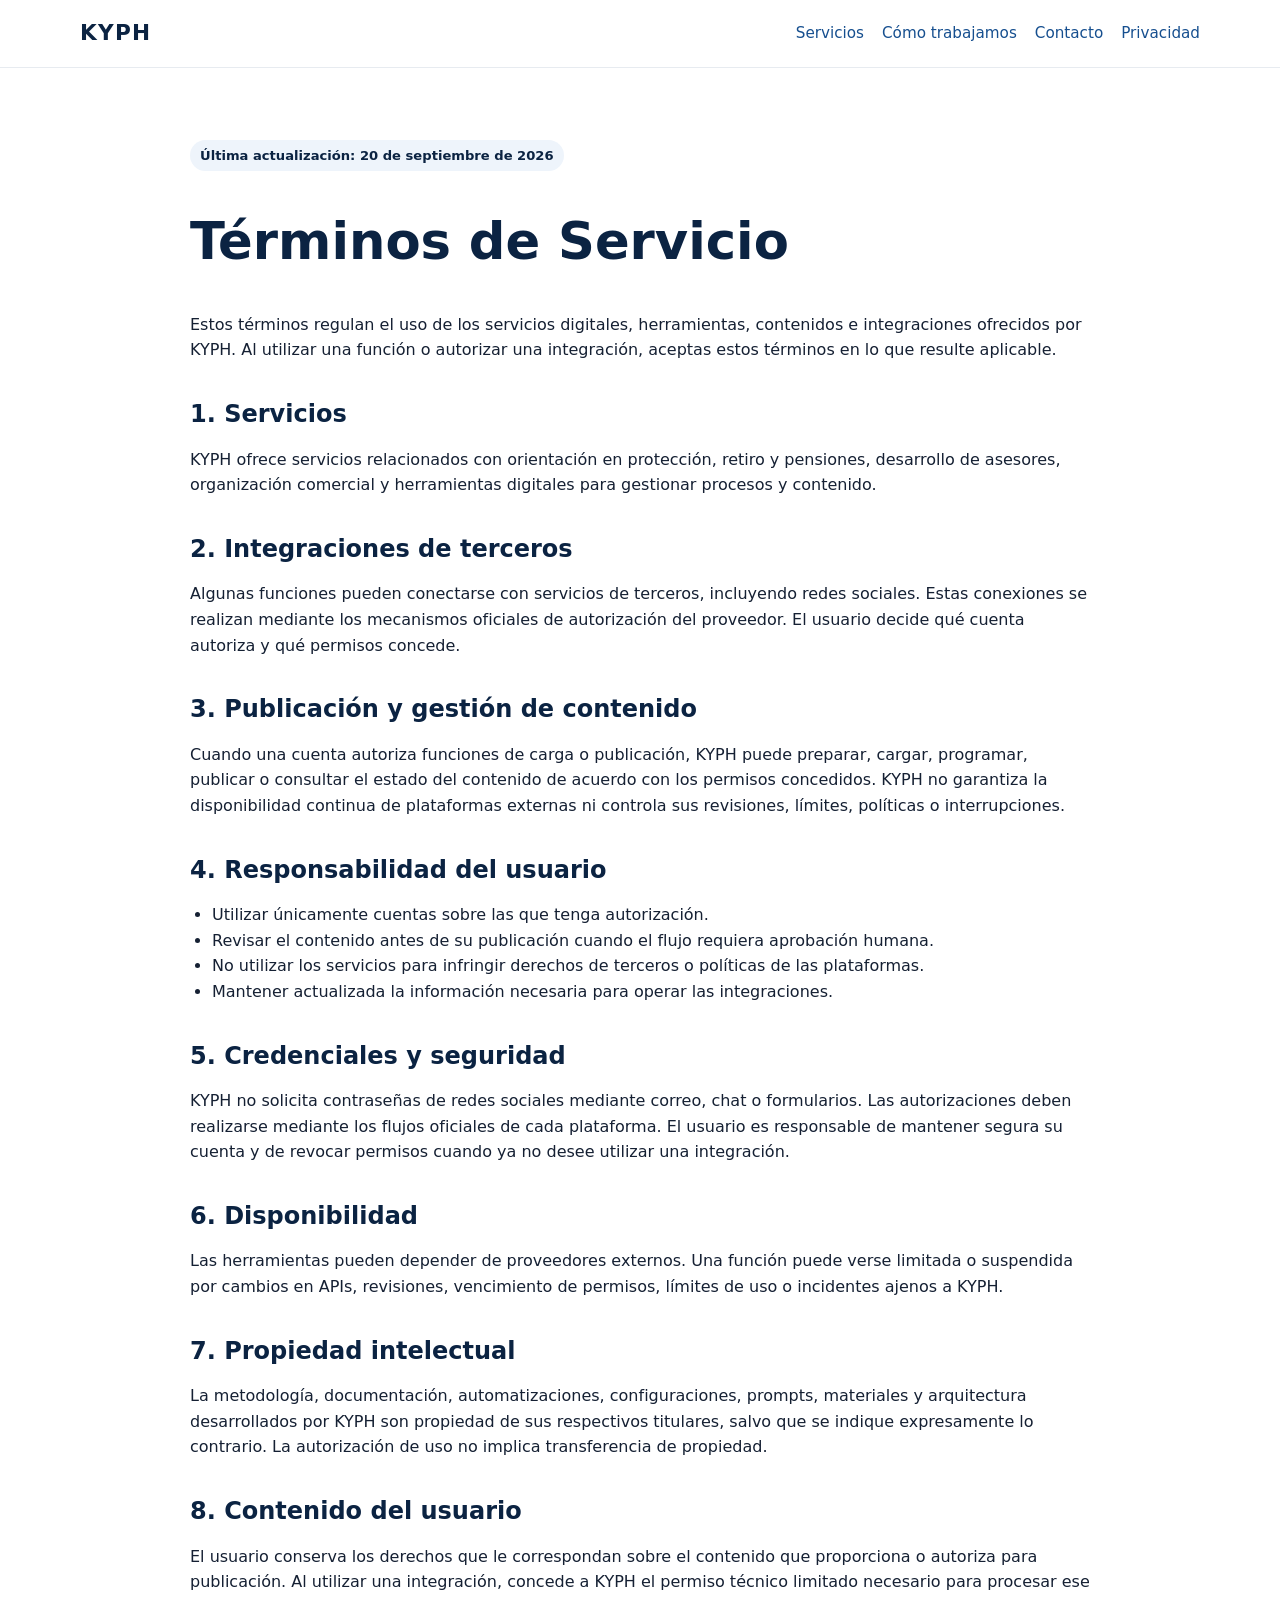
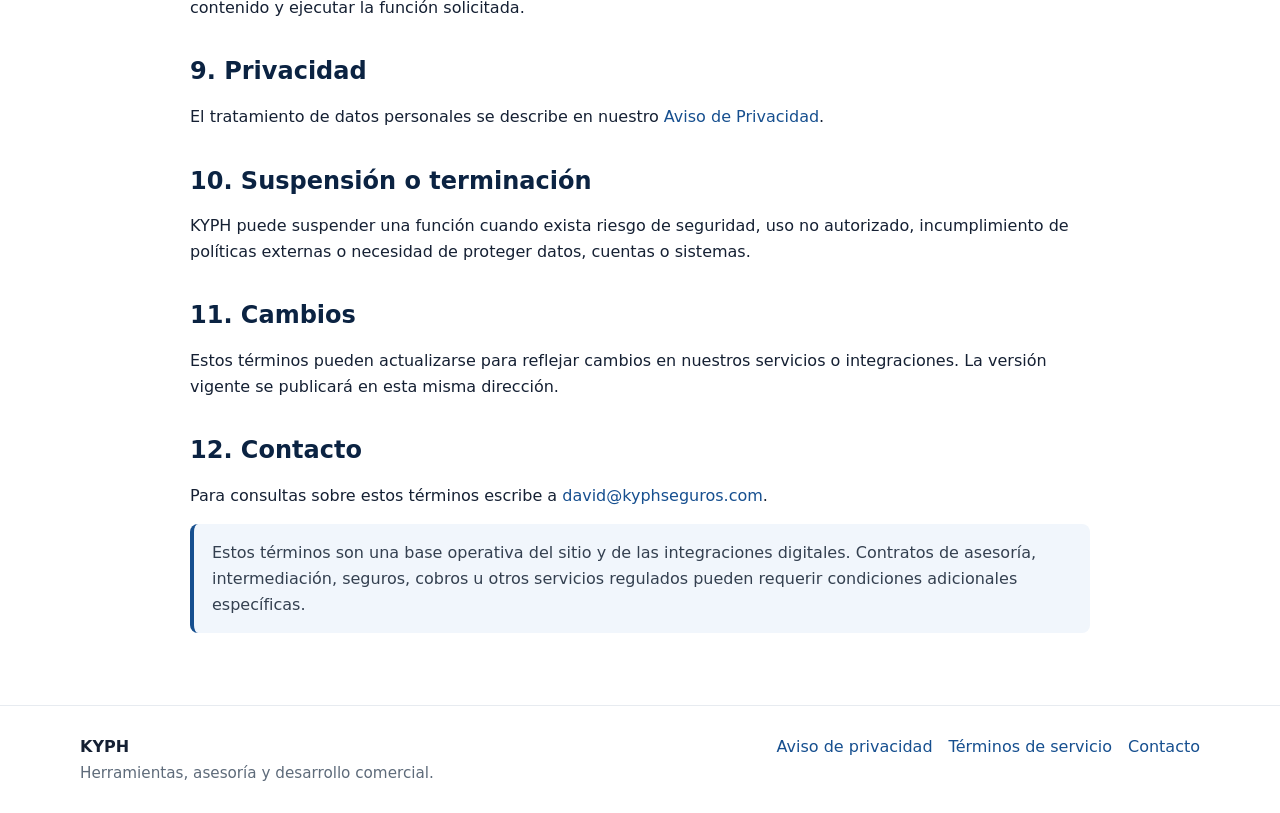
<file: terminos-de-servicio.html>
<!doctype html>
<html lang="es">
<head>
  <meta charset="utf-8">
  <meta name="viewport" content="width=device-width,initial-scale=1">
  <title>Términos de Servicio | KYPH</title>
  <meta name="description" content="Términos de servicio de KYPH.">
  <link rel="stylesheet" href="/assets/styles.css">
</head>
<body>
<header>
  <div class="container nav">
    <a class="brand" href="/">KYPH</a>
    <nav class="navlinks" aria-label="Navegación principal">
      <a href="/#servicios">Servicios</a>
      <a href="/#como-funciona">Cómo trabajamos</a>
      <a href="/#contacto">Contacto</a>
      <a href="/aviso-de-privacidad.html">Privacidad</a>
    </nav>
  </div>
</header>
<main>
  <section>
    <div class="container legal">
      <span class="badge">Última actualización: 20 de septiembre de 2026</span>
      <h1>Términos de Servicio</h1>

      <p>Estos términos regulan el uso de los servicios digitales, herramientas, contenidos e integraciones ofrecidos por KYPH. Al utilizar una función o autorizar una integración, aceptas estos términos en lo que resulte aplicable.</p>

      <h2>1. Servicios</h2>
      <p>KYPH ofrece servicios relacionados con orientación en protección, retiro y pensiones, desarrollo de asesores, organización comercial y herramientas digitales para gestionar procesos y contenido.</p>

      <h2>2. Integraciones de terceros</h2>
      <p>Algunas funciones pueden conectarse con servicios de terceros, incluyendo redes sociales. Estas conexiones se realizan mediante los mecanismos oficiales de autorización del proveedor. El usuario decide qué cuenta autoriza y qué permisos concede.</p>

      <h2>3. Publicación y gestión de contenido</h2>
      <p>Cuando una cuenta autoriza funciones de carga o publicación, KYPH puede preparar, cargar, programar, publicar o consultar el estado del contenido de acuerdo con los permisos concedidos. KYPH no garantiza la disponibilidad continua de plataformas externas ni controla sus revisiones, límites, políticas o interrupciones.</p>

      <h2>4. Responsabilidad del usuario</h2>
      <ul>
        <li>Utilizar únicamente cuentas sobre las que tenga autorización.</li>
        <li>Revisar el contenido antes de su publicación cuando el flujo requiera aprobación humana.</li>
        <li>No utilizar los servicios para infringir derechos de terceros o políticas de las plataformas.</li>
        <li>Mantener actualizada la información necesaria para operar las integraciones.</li>
      </ul>

      <h2>5. Credenciales y seguridad</h2>
      <p>KYPH no solicita contraseñas de redes sociales mediante correo, chat o formularios. Las autorizaciones deben realizarse mediante los flujos oficiales de cada plataforma. El usuario es responsable de mantener segura su cuenta y de revocar permisos cuando ya no desee utilizar una integración.</p>

      <h2>6. Disponibilidad</h2>
      <p>Las herramientas pueden depender de proveedores externos. Una función puede verse limitada o suspendida por cambios en APIs, revisiones, vencimiento de permisos, límites de uso o incidentes ajenos a KYPH.</p>

      <h2>7. Propiedad intelectual</h2>
      <p>La metodología, documentación, automatizaciones, configuraciones, prompts, materiales y arquitectura desarrollados por KYPH son propiedad de sus respectivos titulares, salvo que se indique expresamente lo contrario. La autorización de uso no implica transferencia de propiedad.</p>

      <h2>8. Contenido del usuario</h2>
      <p>El usuario conserva los derechos que le correspondan sobre el contenido que proporciona o autoriza para publicación. Al utilizar una integración, concede a KYPH el permiso técnico limitado necesario para procesar ese contenido y ejecutar la función solicitada.</p>

      <h2>9. Privacidad</h2>
      <p>El tratamiento de datos personales se describe en nuestro <a href="/aviso-de-privacidad.html">Aviso de Privacidad</a>.</p>

      <h2>10. Suspensión o terminación</h2>
      <p>KYPH puede suspender una función cuando exista riesgo de seguridad, uso no autorizado, incumplimiento de políticas externas o necesidad de proteger datos, cuentas o sistemas.</p>

      <h2>11. Cambios</h2>
      <p>Estos términos pueden actualizarse para reflejar cambios en nuestros servicios o integraciones. La versión vigente se publicará en esta misma dirección.</p>

      <h2>12. Contacto</h2>
      <p>Para consultas sobre estos términos escribe a <a href="mailto:david@kyphseguros.com">david@kyphseguros.com</a>.</p>

      <div class="notice">
        Estos términos son una base operativa del sitio y de las integraciones digitales. Contratos de asesoría, intermediación, seguros, cobros u otros servicios regulados pueden requerir condiciones adicionales específicas.
      </div>
    </div>
  </section>
</main>
<footer>
  <div class="container footer">
    <div>
      <strong>KYPH</strong><br>
      <span class="meta">Herramientas, asesoría y desarrollo comercial.</span>
    </div>
    <div class="footer-links">
      <a href="/aviso-de-privacidad.html">Aviso de privacidad</a>
      <a href="/terminos-de-servicio.html">Términos de servicio</a>
      <a href="mailto:david@kyphseguros.com">Contacto</a>
    </div>
  </div>
</footer>
</body>
</html>
</file>
<file: assets/styles.css>
:root{
  --navy:#0b2342;
  --blue:#164f8f;
  --ink:#152033;
  --muted:#5e6b7a;
  --line:#e7ebf0;
  --bg:#f7f9fc;
  --white:#ffffff;
}
*{box-sizing:border-box}
html{scroll-behavior:smooth}
body{
  margin:0;
  font-family:Inter,ui-sans-serif,system-ui,-apple-system,BlinkMacSystemFont,"Segoe UI",sans-serif;
  color:var(--ink);
  background:var(--white);
  line-height:1.6;
}
a{color:var(--blue);text-decoration:none}
a:hover{text-decoration:underline}
.container{width:min(1120px,92%);margin:0 auto}
header{
  border-bottom:1px solid var(--line);
  background:rgba(255,255,255,.96);
  position:sticky;top:0;z-index:20;
}
.nav{display:flex;align-items:center;justify-content:space-between;gap:20px;padding:16px 0}
.brand{
  font-weight:800;letter-spacing:.06em;color:var(--navy);font-size:1.35rem
}
.navlinks{display:flex;gap:18px;flex-wrap:wrap;font-size:.95rem}
.hero{
  background:linear-gradient(135deg,#0b2342 0%,#164f8f 100%);
  color:#fff;
  padding:88px 0 76px;
}
.hero h1{font-size:clamp(2.2rem,6vw,4.6rem);line-height:1.02;margin:0 0 20px;max-width:900px}
.hero p{font-size:1.15rem;max-width:780px;color:#eaf2ff;margin:0}
.hero .cta{display:inline-block;margin-top:28px;background:#fff;color:var(--navy);font-weight:700;padding:12px 18px;border-radius:10px}
section{padding:72px 0}
.alt{background:var(--bg)}
h2{font-size:clamp(1.7rem,3vw,2.5rem);line-height:1.15;color:var(--navy);margin:0 0 18px}
.lead{max-width:820px;color:var(--muted);font-size:1.05rem}
.grid{display:grid;grid-template-columns:repeat(3,1fr);gap:20px;margin-top:32px}
.card{border:1px solid var(--line);border-radius:16px;padding:24px;background:#fff}
.card h3{margin:0 0 10px;color:var(--navy)}
.card p{margin:0;color:var(--muted)}
.notice{border-left:4px solid var(--blue);padding:16px 18px;background:#f1f6fc;border-radius:8px;color:#344050}
.contact{display:grid;grid-template-columns:1.2fr .8fr;gap:28px;align-items:start}
.meta{color:var(--muted);font-size:.95rem}
footer{border-top:1px solid var(--line);padding:28px 0;background:#fff}
.footer{display:flex;justify-content:space-between;gap:18px;flex-wrap:wrap}
.footer-links{display:flex;gap:16px;flex-wrap:wrap}
.legal{max-width:900px}
.legal h1{font-size:clamp(2rem,4vw,3.2rem);color:var(--navy);line-height:1.1}
.legal h2{margin-top:38px;font-size:1.5rem}
.legal h3{margin-top:24px;color:var(--navy)}
.legal ul{padding-left:22px}
.badge{display:inline-block;padding:5px 10px;border-radius:999px;background:#eef4fb;color:var(--navy);font-weight:700;font-size:.82rem}
@media(max-width:760px){
  .grid{grid-template-columns:1fr}
  .contact{grid-template-columns:1fr}
  .nav{align-items:flex-start}
  .navlinks{justify-content:flex-end}
  .hero{padding:64px 0 56px}
  section{padding:54px 0}
}
</file>
